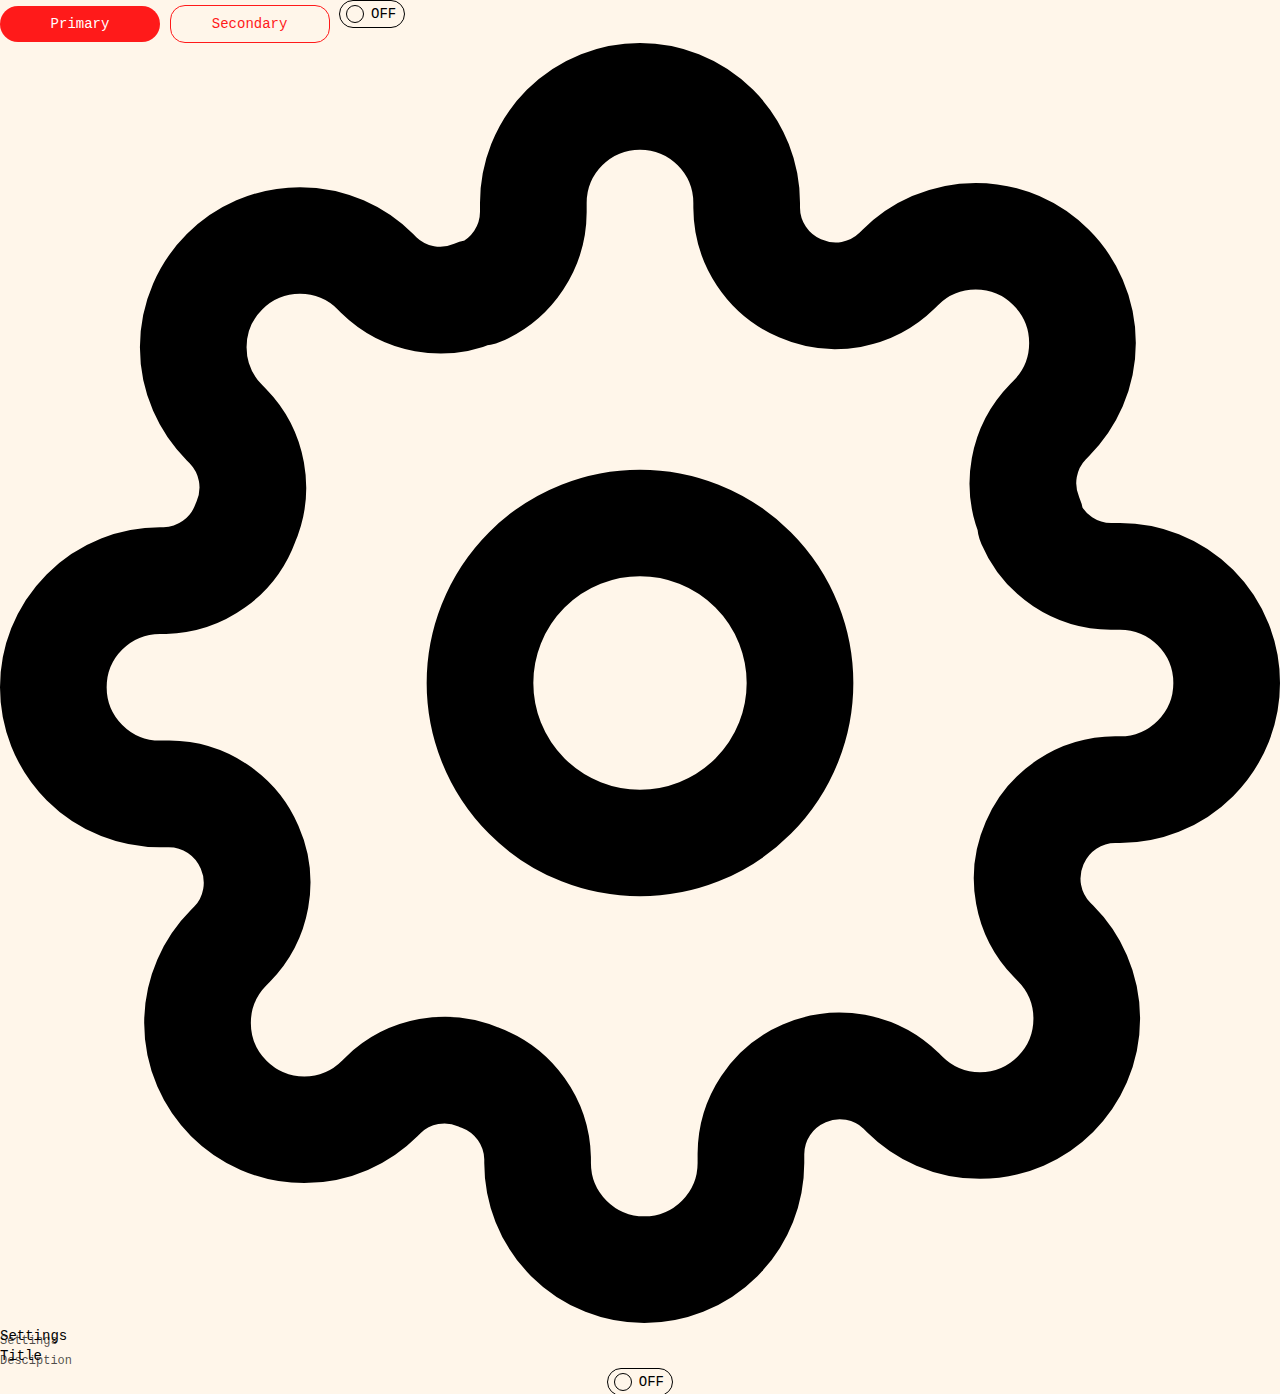
<file: components.html>
<!DOCTYPE html>
<html lang="en">
<head>
    <meta charset="UTF-8">
    <link rel="stylesheet" href="./assets/style.css">
    <meta name="viewport" content="width=device-width, initial-scale=1.0">
    <title>Document</title>
</head>
<body>
    <!--Primary btn-->
    <button class="btn btn-primary">Primary</button>
    <!--Secondary-btn-->
    <button class="btn btn-secondary">Secondary</button>

    <!--Toggle-->
    <label class="toggle-switch">
        <input type="checkbox" class="toggle-input">
        <div class="toggle-slider">
            <span class="label-off">OFF</span>
            <span class="label-on">ON</span>
            <div class="indicator"></div>
        </div>
    </label>

    <!--case-->
    <div class="case">
        <svg class="gear-icon" xmlns="http://www.w3.org/2000/svg" viewBox="0 0 24 24" fill="none" stroke="currentColor" stroke-width="2" stroke-linecap="round" stroke-linejoin="round">
            <circle cx="12" cy="12" r="3"></circle>
            <path d="M19.4 15a1.65 1.65 0 0 0 .33 1.82l.06.06a2 2 0 0 1 0 2.83 2 2 0 0 1-2.83 0l-.06-.06a1.65 1.65 0 0 0-1.82-.33 1.65 1.65 0 0 0-1 1.51V21a2 2 0 0 1-2 2 2 2 0 0 1-2-2v-.09A1.65 1.65 0 0 0 9 19.4a1.65 1.65 0 0 0-1.82.33l-.06.06a2 2 0 0 1-2.83 0 2 2 0 0 1 0-2.83l.06-.06a1.65 1.65 0 0 0 .33-1.82 1.65 1.65 0 0 0-1.51-1H3a2 2 0 0 1-2-2 2 2 0 0 1 2-2h.09A1.65 1.65 0 0 0 4.6 9a1.65 1.65 0 0 0-.33-1.82l-.06-.06a2 2 0 0 1 0-2.83 2 2 0 0 1 2.83 0l.06.06a1.65 1.65 0 0 0 1.82.33H9a1.65 1.65 0 0 0 1-1.51V3a2 2 0 0 1 2-2 2 2 0 0 1 2 2v.09a1.65 1.65 0 0 0 1 1.51 1.65 1.65 0 0 0 1.82-.33l.06-.06a2 2 0 0 1 2.83 0 2 2 0 0 1 0 2.83l-.06.06a1.65 1.65 0 0 0-.33 1.82V9a1.65 1.65 0 0 0 1.51 1H21a2 2 0 0 1 2 2 2 2 0 0 1-2 2h-.09a1.65 1.65 0 0 0-1.51 1z"></path>
        </svg>
        
        <h2 class="case-title">Settings</h2>
        <p class="case-subtitle">Settings</p>
    </div>
    <!--Toggle-case-->
    <div class="case toggle-case">
    <h2 class="case-title">Title</h2>
    <p class="case-subtitle">Desciption</p>
    
    <div class="toggle-wrapper">
        <label class="toggle-switch">
            <input type="checkbox" class="toggle-input">
            <div class="toggle-slider">
                <span class="label-off">OFF</span>
                <span class="label-on">ON</span>
                <div class="indicator"></div>
            </div>
        </label>
    </div>
    
</div>
</body>
</html>
</file>
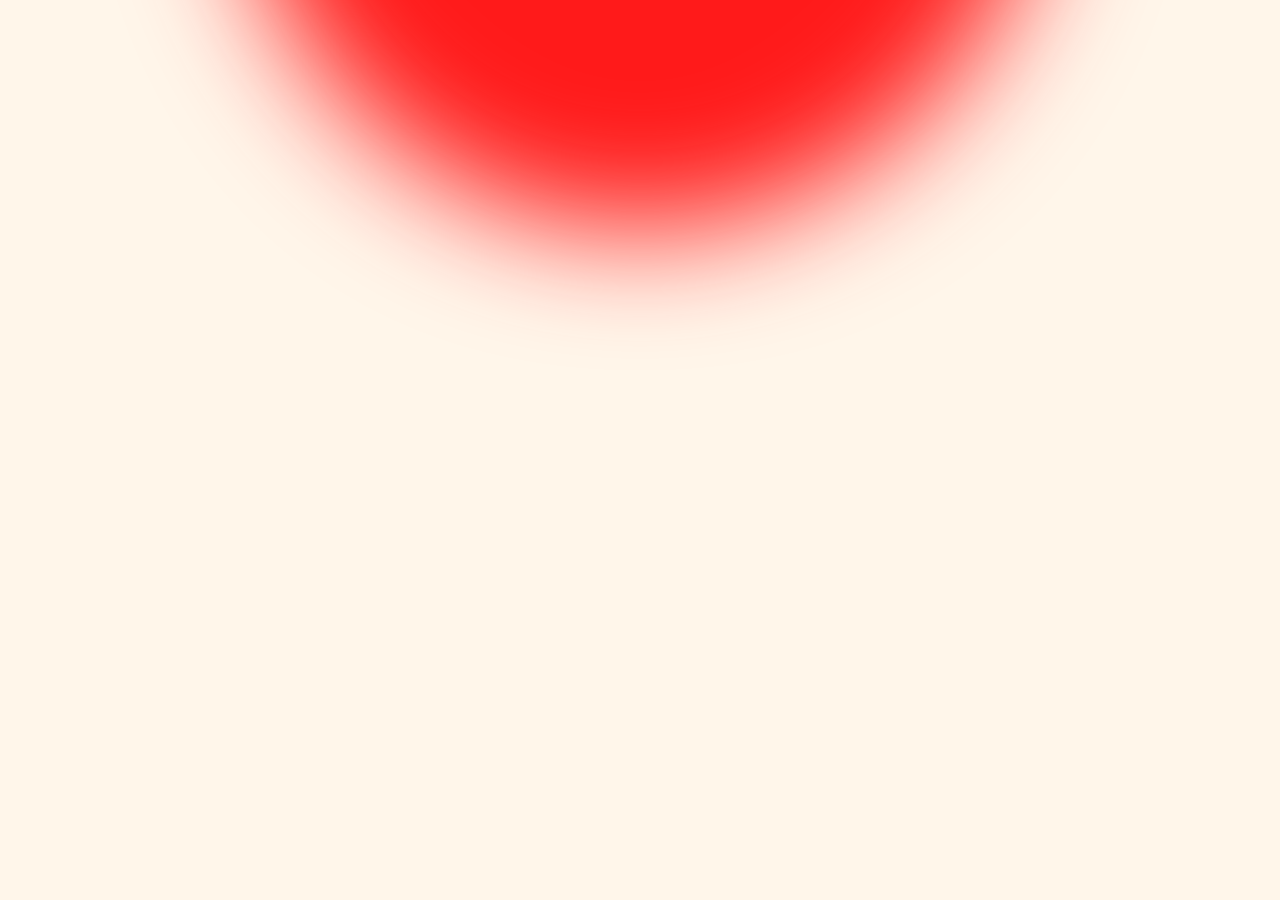
<file: Starting.html>
<!DOCTYPE html>
<html lang="en">
<head>
    <meta charset="UTF-8">
    <meta name="viewport" content="width=device-width, initial-scale=1.0, viewport-fit=cover">
    <meta name="apple-mobile-web-app-status-bar-style" content="black-translucent">
    <meta name="theme-color" content="#FF1A1A">

    <link rel="stylesheet" href="./assets/style.css">
    <link href="https://fonts.googleapis.com/css2?family=Space+Mono&display=swap" rel="stylesheet">
    <link rel="manifest" href="./manifest.json">
    <link rel="apple-touch-icon" href="./posters/maskable-icon.png">
    <link rel="icon" type="image/png" href="./posters/favicon.png">
    <link rel="stylesheet" href="./assets/style.css">
    
    <title>Maestro Starting Page</title>

</head>
<body style="position: fixed; inset: 0; overflow: hidden;">
    <div class="starting-glow"></div>
    
    <img src="./icons/maestro.svg" class="maestro-logo">

    <div class="level-container" data-step="1">
        <h1 style="margin: auto auto; font-weight: lighter;">Welcome</h1>
    </div>

    <div class="level-container" data-step="2">
        <div class="case-container" style="flex: 0 0 auto; flex-direction: column; align-items: center; text-align: center;">
            <h1 class="overlay-title">Language</h1>

            <div class="overlay-state">
                <img src="./icons/language.svg" class="overlay-state-icon">
                <span class="overlay-state-text">English</span>
                <h4 class="overlay-subtitle">Select the language of your choice.</h4>
            </div>

            <div class="selector-container is-vertical" style="margin-bottom: 40px;">
                <input type="radio" id="lang2" name="choix-lang" checked>
                <label class="selector-item item-text" for="lang2">English</label>

                <input type="radio" id="lang1" name="choix-lang">
                <label class="selector-item item-text" for="lang1">French</label>
            </div>
        </div>
    </div>

    <div class="level-container" data-step="3">
        <div class="case-container" style="flex: 0 0 auto; flex-direction: column; align-items: center; text-align: center;">
            <h1 class="overlay-title">Connection</h1>
            <h4 class="overlay-subtitle">Bring your phone close to the Nest.</h4>
            <img src="./posters/maestro-product.png" style="width: 300px; margin-top: 60px;" class="centred-component">
        </div>
    </div>

    <div class="level-container" data-step="4">
        <div class="overlay-body">
            <div class="case-container" style="flex: 0 0 auto; flex-direction: column; align-items: center; text-align: center;">
                <h2 class="overlay-title">Wi-Fi</h2>

                <div class="overlay-state">
                    <img src="./icons/wifi_on.svg" class="overlay-state-icon">
                    <span class="overlay-state-text">English</span>
                    <h4 class="overlay-subtitle">Select the Wi-Fi of your choice.</h4>
                </div>

                <div class="selector-container is-vertical">
                    <input type="radio" id="wifi1" name="wifi-select">
                    <label class="selector-item item-text" for="wifi1">Wi-Fi 1</label>

                    <input type="radio" id="wifi2" name="wifi-select">
                    <label class="selector-item item-text" for="wifi2">Wi-Fi 2</label>
                </div>
            </div>
        </div>
    </div>

    <div class="level-container" data-step="5">
        <div class="overlay-body">
            <div class="case-container" style="flex: 0 0 auto; flex-direction: column; align-items: center; text-align: center;">
                <h2 class="overlay-title">Voice</h2>

                <div class="overlay-state">
                    <img src="./icons/female1.svg" class="overlay-state-icon">
                    <span class="overlay-state-text">Female 1</span>
                    <h4 class="overlay-subtitle">Select the voice of your choice.</h4>
                </div>

                <div class="selector-container">
                    <input type="radio" id="voice1" name="voice" checked>
                    <label class="selector-item item-icon" for="voice1">
                        <img src="./icons/female1.svg" alt="Female 1 icon" class="icon">
                    </label>

                    <input type="radio" id="voice2" name="voice">
                    <label class="selector-item item-icon" for="voice2">
                        <img src="./icons/female2.svg" alt="Female 2 icon" class="icon">
                    </label>

                    <input type="radio" id="voice3" name="voice">
                    <label class="selector-item item-icon" for="voice3">
                        <img src="./icons/female3.svg" alt="Female 3 icon" class="icon">
                    </label>

                    <input type="radio" id="voice4" name="voice">
                    <label class="selector-item item-icon" for="voice4">
                        <img src="./icons/male1.svg" alt="Male 1 icon" class="icon">
                    </label>

                    <input type="radio" id="voice5" name="voice">
                    <label class="selector-item item-icon" for="voice5">
                        <img src="./icons/male2.svg" alt="Male 2 icon" class="icon">
                    </label>

                    <input type="radio" id="voice6" name="voice">
                    <label class="selector-item item-icon" for="voice6">
                        <img src="./icons/male3.svg" alt="Male 3 icon" class="icon">
                    </label>
                </div>
            </div>

        </div>
    </div>

    <div class="level-container" data-step="6">
        <div class="overlay-body">
            <div class="case-container" style="flex: 0 0 auto; flex-direction: column; align-items: center; text-align: center;">
                <h2 class="overlay-title">Setup Complete</h2>
                <img src="./posters/favicon.png" class="starting-icon">
            </div>

        </div>
    </div>


    <div class="starting-footer">
        <button id="nextBtn" class="btn btn-primary" style="width: 65%;" onclick="nextStep()">Next</button>
        <button id="backBtn" class="btn btn-secondary" style="width: 65%;" onclick="backStep()">Back</button>
    </div>


    <script>
        const nextBtn = document.getElementById('nextBtn');
        const backBtn = document.getElementById('backBtn');
        const levels = document.querySelectorAll('.level-container');
        let currentStep = 0;

        function showStep(step) {
            levels.forEach(el => {
                const elStep = parseInt(el.dataset.step);
                el.classList.toggle('active', elStep === step);
                el.classList.toggle('exited', elStep < step);
            });

            if (backBtn && nextBtn) {

                backBtn.style.display = (step <= 1 || step === 6) ? 'none' : 'block';
                nextBtn.style.display = (step === 0 || step === 6) ? 'none' : 'block';
            }

            if (step === 6) {
                setTimeout(() => {
                    window.location.href = "index.html";
                }, 2400);
            }
        }

        function nextStep() {
            if (currentStep < 6) {
                currentStep++;
                showStep(currentStep);
            }
        }

        function backStep() {
            if (currentStep > 1) {
                currentStep--;
                showStep(currentStep);
            }
        }

        showStep(0);

        setTimeout(() => {
            if (currentStep === 0) {
                currentStep = 1;
                showStep(currentStep);
            }
        }, 4500);
    </script>

</body>
</file>
<file: assets/style.css>
/* ---------------------------------------------------------
- FONDATIONS ET LAYOUT GLOBAL
------------------------------------------------------------ */

* {
  -webkit-tap-highlight-color: transparent;
}

body {
  background-color: #fff6ea;
  margin: 0;
  font-family: "Space Mono", monospace;
  padding-bottom: env(safe-area-inset-bottom);
  padding-left: env(safe-area-inset-left);
  padding-right: env(safe-area-inset-right);
  height: 100dvh;
  overflow: hidden;
  -webkit-user-select: none;
  user-select: none;
}

.app-scroll-area {
    height: calc(100% - 65px);
    overflow-y: auto;
    position: relative;
    -webkit-overflow-scrolling: touch;
}

.app-scroll-area::-webkit-scrollbar {
    display: none;
}

body::-webkit-scrollbar {
  display: none;
}

/* - background glow effect - */
.glow-background {
  position: absolute;
  top: -670px;
  left: 50%;
  transform: translateX(-50%);
  width: 65%;
  height: 900px;
  background-color: #ff1a1a;
  border-radius: 50%;
  filter: blur(60px);
  z-index: -1;
  pointer-events: none;
}

.centred-component {
  display: block;
  width: auto;
  min-width: 100px;
  max-width: 100%;
  height: auto;
  margin: 0 auto;
}

/* -- Conteneur Principal des Cartes -- */
.case-container {
  display: flex;
  flex-wrap: wrap;
  gap: 10px;
  width: 100%;
  max-width: 800px;
  padding: 15px 15px 25px 15px;
  min-width: 170px;
  box-sizing: border-box;
}

.overlay .case-container {
  max-width: 500px;
}

.main-container {
  display: none;
  flex-direction: column;
  align-items: center;
  flex-wrap: wrap;
  width: 100%;
  max-width: 1200px;
  min-width: 170px;
  margin-top: 290px;
  margin: 0 auto;
  opacity: 1;
  transition: opacity 0.15s ease;
}

.notif-container {
  display: flex;
  flex-direction: column;
  gap: 10px;
  width: 100%;
  max-width: 800px;
  padding: 15px 15px 25px 15px;
  min-width: 170px;
  box-sizing: border-box;
}

/* --- Ajustements de flexibilité interne --- */
.case-container .title-header {
  flex: 0 0 100%;
}


/* ---------------------------------------------------------
- COMPOSANT : EN-TÊTES (HEADERS)
------------------------------------------------------------ */

.title-header {
  display: flex;
  align-items: center;
  width: 100%;
  gap: 10px;
}

/* -- Décorations (Lignes latérales) -- */
.title-header::before,
.title-header::after {
  content: "";
  height: 2px;
  background-color: #ff1a1a;
}

.title-header::before {
  width: 15px;
}

.title-header::after {
  flex: 1;
}

/* -- Typographie du Titre -- */
.title-header .title {
  color: #ff1a1a;
  font-family: monospace;
  font-size: 18px;
  text-height: lighter;
}

/* ---------------------------------------------------------
- COMPOSANT : BOUTONS D'ACTION
------------------------------------------------------------ */

.btn {
  font-family: "Space Mono", monospace;
  font-size: 14px;
  padding: 10px 20px;
  cursor: pointer;
  transition: filter 0.3s ease;
  box-sizing: border-box;
  width: auto;
  text-align: center;
  flex: 1;
  min-width: 160px;
  white-space: nowrap;
  overflow: hidden;
  text-overflow: ellipsis;
}

/* -- Variantes de Style -- */
.btn-primary {
  background-color: #ff1a1a;
  color: white;
  border: none;
  border-radius: 50px;
}

.btn-secondary {
  background-color: transparent;
  color: #ff1a1a;
  border: 1px solid #ff1a1a;
  border-radius: 15px;
}

/* -- Interactions et Icônes -- */
.btn-primary:hover,
.btn-secondary:hover {
  filter: brightness(0.75);
}

.icon {
  width: 35px;
  height: 35px;
  stroke: #000000;
  transition: stroke 0.3s;
}

/* ---------------------------------------------------------
- COMPOSANT : CARTES D'INFORMATION (CASES)
------------------------------------------------------------ */
.info-case {
  border: 1px solid #000000;
  padding: 10px 10px;
  display: flex;
  gap: 10px;
  flex-direction: column;
  align-items: left;
  justify-content: center;
  box-sizing: border-box;
  flex: 1;
  min-width: 160px;
  /* height: 130px; */
}

.disclosure-case {
  border: 1px solid #000000;
  padding: 10px 10px;
  display: flex;
  gap: 10px;
  flex-direction: column;
  align-items: center;
  justify-content: center;
  box-sizing: border-box;
  transition:
    border-color 0.3s,
    color 0.3s;
  color: #000000;
  flex: 1;
  min-width: 160px;
}

.disclosure-subtitle {
  font-size: 12px;
  margin: 0;
  color: rgba(0, 0, 0, 0.7);
  font-weight: lighter;
  white-space: nowrap;
  overflow: hidden;
  text-overflow: ellipsis;
  max-width: 100%;
}

/* -- Contenu textuel des cartes -- */
.case-title {
  font-size: 14px;
  margin: 0px 0px -10px 0;
  font-weight: lighter;
  white-space: nowrap;
  overflow: hidden;
  text-overflow: ellipsis;
  max-width: 100%;
}

.case-subtitle {
  font-size: 12px;
  margin: 0;
  font-weight: lighter;
  color: rgba(0, 0, 0, 0.7);
  display: -webkit-box;
  -webkit-line-clamp: 3;
  -webkit-box-orient: vertical;
  overflow: hidden;
}

/* -- Spécificités Toggle-Case -- */

.toggle-wrapper {
  width: 100%;
  display: flex;
  justify-content: center;
  margin-top: auto;
}

/* ---------------------------------------------------------
- COMPOSANT : SYSTÈME DE SWITCH (TOGGLE)
------------------------------------------------------------ */

.toggle-switch {
  position: relative;
  display: inline-block;
  width: 66px;
  height: 28px;
  cursor: pointer;
}

.toggle-input {
  display: none;
}

/* -- Structure interne du Switch -- */
.toggle-slider {
  position: absolute;
  top: 0;
  left: 0;
  right: 0;
  bottom: 0;
  border-radius: 20px;
  border: 1px solid #000000;
  transition:
    background 0.3s,
    border-color 0.3s;
  display: flex;
  align-items: center;
  overflow: hidden;
}

.indicator {
  position: absolute;
  left: 6px;
  width: 16px;
  height: 16px;
  background-color: transparent;
  border: 1px solid #000000;
  border-radius: 50%;
  transition:
    transform 0.3s,
    background-color 0.3s,
    border-color 0.3s;
  z-index: 2;
}

/* --- Labels On/Off --- */
.label-on,
.label-off {
  position: absolute;
  font-size: 14px;
  font-weight: lighter;
  pointer-events: none;
}

.label-off {
  right: 8px;
  color: #000000;
}
.label-on {
  left: 10px;
  color: white;
  opacity: 0;
}

/* -- ÉTATS ACTIFS (Checked) -- */
/* --- Case --- */
.info-case:has(.toggle-input:checked) {
  border-color: #ff1a1a;
  color: #ff1a1a;
}

/* --- Switch --- */
.toggle-input:checked + .toggle-slider {
  background-color: #ff1a1a;
  border-color: #ff1a1a;
}

.toggle-input:checked + .toggle-slider .indicator {
  transform: translateX(34px);
  background-color: white;
  border-color: white;
}

.toggle-input:checked + .toggle-slider .label-off {
  opacity: 0;
}
.toggle-input:checked + .toggle-slider .label-on {
  opacity: 1;
}

/* ---------------------------------------------------------
- COMPOSANT : BARRE DE NAVIGATION (BOTTOM NAV)
------------------------------------------------------------ */

.bottom-nav {
  position: fixed;
  bottom: 0;
  left: 50%;
  transform: translateX(-50%);
  width: calc(100% - 29px);
  max-width: 770px;
  background-color: #fff6ea;
  border-top: 1px solid #000000;
  display: flex;
  justify-content: space-between;
  padding: 5px;
  box-sizing: border-box;
  z-index: 1000;
}

/* -- Éléments de Navigation -- */
.nav-item {
  flex: 1;
  display: flex;
  flex-direction: column;
  align-items: center;
  justify-content: center;
  padding: 10px;
  text-decoration: none;
  color: #000000;
  transition: opacity 0.2s;
}

/* --- Icônes et Labels --- */
.nav-icon {
  width: 26px;
  height: 26px;
  margin-bottom: 5px;
}

.nav-label {
  font-size: 12px;
  font-family: "Space Mono", monospace;
}

/* --- État Hover --- */
.nav-item:hover {
  opacity: 0.4;
}

/* -- État Actif pour la Navigation -- */
.nav-item.active .nav-label {
  color: #ff1a1a;
}

.nav-item.active .nav-icon {
  filter: invert(19%) sepia(73%) saturate(4819%) hue-rotate(352deg)
    brightness(105%) contrast(104%);
}

.nav-item.active {
  opacity: 1 !important;
}

/* =========================================
   SÉLECTEUR À CHOIX MULTIPLE
========================================= */

/* CONTENEUR GLOBAL */
.selector-container {
  display: flex;
  border-radius: 10px;
  overflow: hidden;
  width: fit-content;
}

/* VARIANTE VERTICALE */
.selector-container.is-vertical {
  flex-direction: column;
  width: 70% !important;
}

.selector-container input[type="radio"] {
  display: none;
}

.selector-item {
  background-color: #00000030;
  cursor: pointer;
  display: flex;
  align-items: center;
  transition:
    background-color 0.2s ease-in-out,
    color 0.2s ease-in-out;
}

.selector-item.item-icon {
  padding: 10px;
  justify-content: center;
}

.selector-item.item-icon .icon {
  width: 35px;
  height: 35px;
  transition: filter 0.2s ease-in-out;
}

/* MODIFICATEUR : ÉLÉMENT AVEC TEXTE */
.selector-item.item-text {
  padding: 10px;
  justify-content: center;
  text-align: center;
  color: #000000;
  font-size: 14px;
}

input[type="radio"]:checked + .selector-item {
  background-color: #ff1a1a;
}

input[type="radio"]:checked + .selector-item.item-icon .icon {
  filter: brightness(0) invert(1);
}

input[type="radio"]:checked + .selector-item.item-text {
  color: #ffffff;
}

.selector-container.is-scrollable {
  overflow-x: auto;
  max-width: 100%;
  justify-content: flex-start;
}

.selector-container.is-scrollable::-webkit-scrollbar {
  display: none;
}

/* MODIFICATEUR : ÉLÉMENT AVEC WIDGET */
.selector-item.item-card {
  flex-direction: column;
  padding: 10px;
  gap: 8px;
  width: 110px;
  flex-shrink: 0;
  text-align: center;
  box-sizing: border-box;
}

.selector-item.item-card .card-image {
  width: 87%;
  height: auto;
  filter: drop-shadow(0px 0px 10px rgba(0,0,0,0.4));
}

.selector-item.item-card .card-label {
  font-size: 12px;
  color: #000000;
  width: 100%;
  display: -webkit-box;
  -webkit-line-clamp: 2;
  -webkit-box-orient: vertical;
  overflow: hidden;
}

input[type="radio"]:checked + .selector-item.item-card .card-label {
  color: #ffffff;
}


/* =========================================
   ROW CONTAINER
========================================= */

.row-container {
    display: flex;
    justify-content: space-between;
    width: 100%;
    gap: 16px;
    box-sizing: border-box;
}

.text-left {
    color: #000000;
    text-align: left;
    white-space: nowrap;
    overflow: hidden;
    text-overflow: ellipsis;
    min-width: 0;
    font-size: 14px;
}

.text-right {
    color: rgba(0, 0, 0, 0.7);
    text-align: right;
    white-space: nowrap;
    overflow: hidden;
    text-overflow: ellipsis;
    min-width: 0;
    font-size: 14px;
}

/* =========================================
   OVERLAYS
========================================= */

.overlay {
  position: fixed;
  top: 0;
  left: 0;
  width: 100vw;
  height: 100vh;
  background-color: rgba(0, 0, 0, 0.7);
  backdrop-filter: blur(10px);
  -webkit-backdrop-filter: blur(10px);
  z-index: 9999;
  display: none;
  align-items: flex-end;
  justify-content: center;
}

/* --- OVERLAY PANEL --- */

.overlay-panel {
  width: 100%;
  max-width: 800px; 
  height: 90vh;
  background-color: #fff6ea;
  border-radius: 30px 30px 0px 0px;
  display: flex;
  flex-direction: column;
  animation: OverlayslideUp 0.3s ease-out forwards;
  box-sizing: border-box;
}

.overlay-state {
  display: flex;
  flex-direction: column;
  align-items: center;
  justify-content: center;
}

.overlay-state-icon {
  width: 130px;
  margin: 35px;
  object-fit: contain;
  filter: invert(19%) sepia(73%) saturate(4819%) hue-rotate(352deg)
    brightness(105%) contrast(104%);
}

.overlay-title {
  font-size: 24px;
  color: #ff1a1a;
  font-family: "Space Mono", monospace;
  font-weight: lighter;
}

.overlay-state-text {
  font-size: 16px;
  font-family: "Space Mono", monospace;
  color: #000000;
  font-weight: bold;
}

.overlay-subtitle {
  font-size: 13px;
  color: rgba(0, 0, 0, 0.7);
  font-family: "Space Mono", monospace;
  font-weight: lighter;
}

/* --- OVERLAY BODY --- */

.overlay-body {
  flex: 1;
  overflow-y: auto;
  display: flex;
  flex-direction: column;
  align-items: center;
  padding: 20px 0 80px 0;
}

.overlay-body::-webkit-scrollbar {
  display: none;
}

.overlay-fixed-header {
    position: relative;
    z-index: 20;
    width: 100%;
    display: flex;
    flex-direction: column;
    align-items: center;
    border-radius: 30px;
    background-color: #fff6ea;
    padding-top: 20px;
    padding-bottom: 10px;
    flex-shrink: 0;
    will-change: padding-bottom;
    transition: padding-bottom 0.1s ease-out;
}

.overlay-fixed-header::after {
    content: "";
    position: absolute;
    top: 100%;
    left: 0;
    width: 100%;
    height: 30px;
    background: linear-gradient(to bottom, rgba(255, 246, 234, 1) 0%, rgba(255, 246, 234, 0) 100%);
    pointer-events: none;
}

/* --- OVERLAY FOOTER --- */

.overlay-footer {
  padding: 0px 20px 30px 20px;
  display: flex;
  justify-content: center;
  margin-top: -100px;
  position: relative;
  z-index: 10;
  background: linear-gradient(to bottom, rgba(255, 246, 234, 0) 0%, rgba(255, 246, 234, 1) 100%);
}

/* --- ANIMATIONS --- */

@keyframes OverlayslideUp {
  from {
    transform: translateY(100%);
  }
  to {
    transform: translateY(0);
  }
}

/* =========================================
   Carousel
========================================= */

.carousel-container {
    display: flex;
    overflow-x: auto;
    scroll-snap-type: x mandatory;
    width: 100%; 
    height: auto;
    scroll-behavior: smooth;
    -webkit-overflow-scrolling: touch;
    scrollbar-width: none;
}

.carousel-slide {
    flex: 0 0 100%;
    width: 100%;
    scroll-snap-align: center;
    display: flex;
    flex-direction: column;
    align-items: center;
    justify-content: flex-start;
    padding-top: 10px;
    gap: 30px;
}

.carousel-slide .selector-container {
    width: 100%;
    max-width: 300px;
    flex-shrink: 0;
}

.carousel-indicators {
    display: flex;
    justify-content: center;
    align-items: center;
    gap: 8px;
    width: 100%;
}

.carousel-indicators .dot {
    width: 6px;
    height: 6px;
    background-color: #00000030;
    border-radius: 1.5px;
    display: inline-block;
    transition: background-color 0.3s ease, transform 0.3s ease;
}

.carousel-indicators .dot.active {
    background-color: #ff1a1a;
    border-radius: 20px;
    transform: scale(1.2);
}

/* =========================================
   Screen Maestro
========================================= */

.screen-maestro {
    position: relative;
    display: flex;
    align-items: center;
    justify-content: center;
    width: 65%;
    max-width: 400px;
    background-color: #FFF6EA;
    margin: 0 auto;
    transform-origin: top center;
    will-change: width;
    transition: width 0.1s ease-out;
}

.maestro-widget {
  position: absolute;
  z-index: 10;
  width: 65%;
  top: 18%;
  left: 50%;
  transform: translateX(-50%);
}

.tactile-container {
  position: relative;
  display: inline-block;
}

.tactile-icon {
  position: absolute;
  width: 30px;
  height: 30px;
  background-color: rgba(255, 26, 26, 0.6);
  border: 2px solid #ff1a1a;
  border-radius: 50%;
  z-index: 10;
}

/* Slide Down */
.anim-slide-down {
  animation: SlideDown 2s infinite ease-in-out;
}

@keyframes SlideDown {
  0% {
    top: 20%;
    left: 50%;
    opacity: 0;
    transform: translate(-50%, -50%) scale(1.5);
  }
  20% {
    top: 20%;
    left: 50%;
    opacity: 1;
    transform: translate(-50%, -50%) scale(0.8);
  }
  80% {
    top: 80%;
    left: 50%;
    opacity: 1;
    transform: translate(-50%, -50%) scale(0.8);
  }
  100% {
    top: 80%;
    left: 50%;
    opacity: 0;
    transform: translate(-50%, -50%) scale(1.5);
  }
}

/* Slide Up */
.anim-slide-up {
  animation: slideUp 2s infinite ease-in-out;
}
@keyframes slideUp {
  0% {
    top: 85%;
    left: 50%;
    opacity: 0;
    transform: translate(-50%, -50%) scale(1.5);
  }
  20% {
    top: 85%;
    left: 50%;
    opacity: 1;
    transform: translate(-50%, -50%) scale(0.8);
  }
  80% {
    top: 15%;
    left: 50%;
    opacity: 1;
    transform: translate(-50%, -50%) scale(0.8);
  }
  100% {
    top: 15%;
    left: 50%;
    opacity: 0;
    transform: translate(-50%, -50%) scale(1.5);
  }
}

/* press */
.anim-press {
  top: 50%;
  left: 50%;
  animation: press 2s infinite;
}

@keyframes press {
  0% {
    opacity: 0;
    transform: translate(-50%, -50%) scale(1.5);
  }
  30% {
    opacity: 1;
    transform: translate(-50%, -50%) scale(0.7);
    background-color: rgba(255, 26, 26, 0.9);
  }
  60% {
    opacity: 0;
    transform: translate(-50%, -50%) scale(1.5);
  }
  100% {
    opacity: 0;
  }
}

/* press Long */
.anim-long-press {
  top: 50%;
  left: 50%;
  animation: longpress 2.5s infinite ease-in-out;
}
@keyframes longpress {
  0% {
    opacity: 0;
    transform: translate(-50%, -50%) scale(1.5);
  }
  20% {
    opacity: 1;
    transform: translate(-50%, -50%) scale(0.7);
    box-shadow: 0 0 0 0px rgba(255, 26, 26, 0);
  }
  70% {
    opacity: 1;
    transform: translate(-50%, -50%) scale(0.7);
    box-shadow: 0 0 0 20px rgba(255, 26, 26, 0);
  }
  80% {
    opacity: 0;
    transform: translate(-50%, -50%) scale(1.2);
  }
  100% {
    opacity: 0;
  }
}

/* Double press */
.anim-double-press {
  top: 50%;
  left: 50%;
  animation: doublepress 2.5s infinite;
}
@keyframes doublepress {
  0% {
    opacity: 0;
    transform: translate(-50%, -50%) scale(1.5);
  }
  20% {
    opacity: 1;
    transform: translate(-50%, -50%) scale(0.7);
  }
  30% {
    opacity: 0.3;
    transform: translate(-50%, -50%) scale(1.2);
  }
  40% {
    opacity: 1;
    transform: translate(-50%, -50%) scale(0.7);
  }
  60% {
    opacity: 0;
    transform: translate(-50%, -50%) scale(1.5);
  }
  100% {
    opacity: 0;
  }
}

/* =========================================
   Maestro Logo
========================================= */

.maestro-logo {
  width: 80%; 
  position: absolute;
  top: 50%;
  left: 50%;
  transform: translate(-50%, -50%) scale(0.025);
  opacity: 0;
  animation: start-end 2.5s forwards; 
}

@keyframes start-end {
  0% {
    transform: translate(-50%, -50%) scale(0.025);
    opacity: 0;
    animation-timing-function: cubic-bezier(0.16, 1, 0.3, 1);
  }
  
  45%, 65% {
    transform: translate(-50%, -50%) scale(1);
    opacity: 1;
    animation-timing-function: cubic-bezier(0.16, 1, 0.3, 1);
  }

  99% {
    transform: translate(-50%, -50%) scale(2.2);
    opacity: 0;
  }
  
  100% {
    transform: translate(-50%, -50%) scale(0.1);
    opacity: 0;
  }
}

/* =========================================
   Level Container
========================================= */

.level-container {
  position: absolute;
  top: 50%;
  left: 50%;
  transform: translate(-50%, -50%) scale(0.5);
  opacity: 0;
  transition: transform 0.6s cubic-bezier(0.25, 1, 0.5, 1), opacity 0.6s ease;
  pointer-events: none;
  width: 100%;
  text-align: center;
}

.level-container.active {
  transform: translate(-50%, -50%) scale(1);
  opacity: 1;
  pointer-events: auto;
}

.level-container.exited {
  transform: translate(-50%, -50%) scale(1.5);
  filter: blur(4px);
  opacity: 0;
  pointer-events: none;
}

.starting-footer {
  position: fixed;
  bottom: 0;
  left: 0;
  right: 0;
  padding: 0px 20px 30px 20px;
  display: flex;
  flex-direction: column;
  align-items: center;
  gap: 15px; 
  justify-content: center;
  z-index: 10;
  background: linear-gradient(to bottom, rgba(255, 246, 234, 0) 0%, rgba(255, 246, 234, 1) 100%);
  opacity: 0;
  animation: push-up 1s cubic-bezier(0.16, 1, 0.3, 1) 5s forwards;
}

@keyframes push-up {
  0% {
    transform: translateY(100%);
    opacity: 0;
  }

  100% {
    transform: translateY(0%);
    opacity: 1;
  }
}

.starting-glow {
  position: absolute;
  top: -670px;
  left: 50%;
  transform: translateX(-50%);
  width: 65%;
  height: 900px;
  background-color: #ff1a1a;
  border-radius: 50%;
  filter: blur(60px);
  z-index: -1;
  pointer-events: none;
  animation: splash 4s cubic-bezier(0.16, 1, 0.3, 1) 1.57s forwards;
}

@keyframes splash {
  50% {
    transform: translate(-50%, 40vh) scale(3); 
    opacity: 1;
  }

  85% {
    transform: translate(-50%, 300%) scale(2);
    opacity: 0;
  }

  85.1% {
    transform: translate(-50%, -100vh) scale(1);
    opacity: 0;
  }

  100% {
    transform: translate(-50%) scale(1);
    opacity: 1;
  }
}

.starting-icon{
  width: 40%;
  opacity: 0;
  animation: complete 3s ease-in-out infinite;
}

@keyframes complete {
  0% {
    opacity: 0.5;
    transform: rotate(0deg) scale(0.9);
  }
  50% {
    opacity: 1;
    transform: rotate(180deg) scale(1.1);
  }
  100% {
    opacity: 0.5;
    transform: rotate(360deg) scale(0.9);
  }
}

/*Personality*/

.dynamic-sentence-container {
  padding: 10px;
  text-align: left;
}

.dynamic-sentence {
  font-size: 14px;
  color: rgba(0, 0, 0, 0.7);
  line-height: 1.8;
}

.controls-section {
  margin-top: 20px;
}

.var-tag {
  display: inline-block;
  border: 1px solid #ff1a1a;
  color: #ff1a1a;
  padding: 0px 8px;
  border-radius: 10px;
  transition: all 0.3s ease;
  cursor: pointer;
  margin-bottom: 6px;
}

.var-tag.active-var {
  background: #ff1a1a;
  color: #ffffff;
  border-radius: 100px;
}

.button-group {
  display: flex;
  flex-wrap: wrap;
  gap: 10px;
  justify-content: center;
}

.state-btn {
  background: #00000030;
  border: 1px solid #00000000;
  padding: 6px 12px;
  border-radius: 10px;
  font-size: 14px;
  color: #000000;
  cursor: pointer;
  transition: all 0.2s ease;
  font-family: 'Space Mono', monospace;
}

.state-btn.active {
  background: #ff1a1a;
  color: #ffffff;
  border-radius: 100px;
}
</file>
